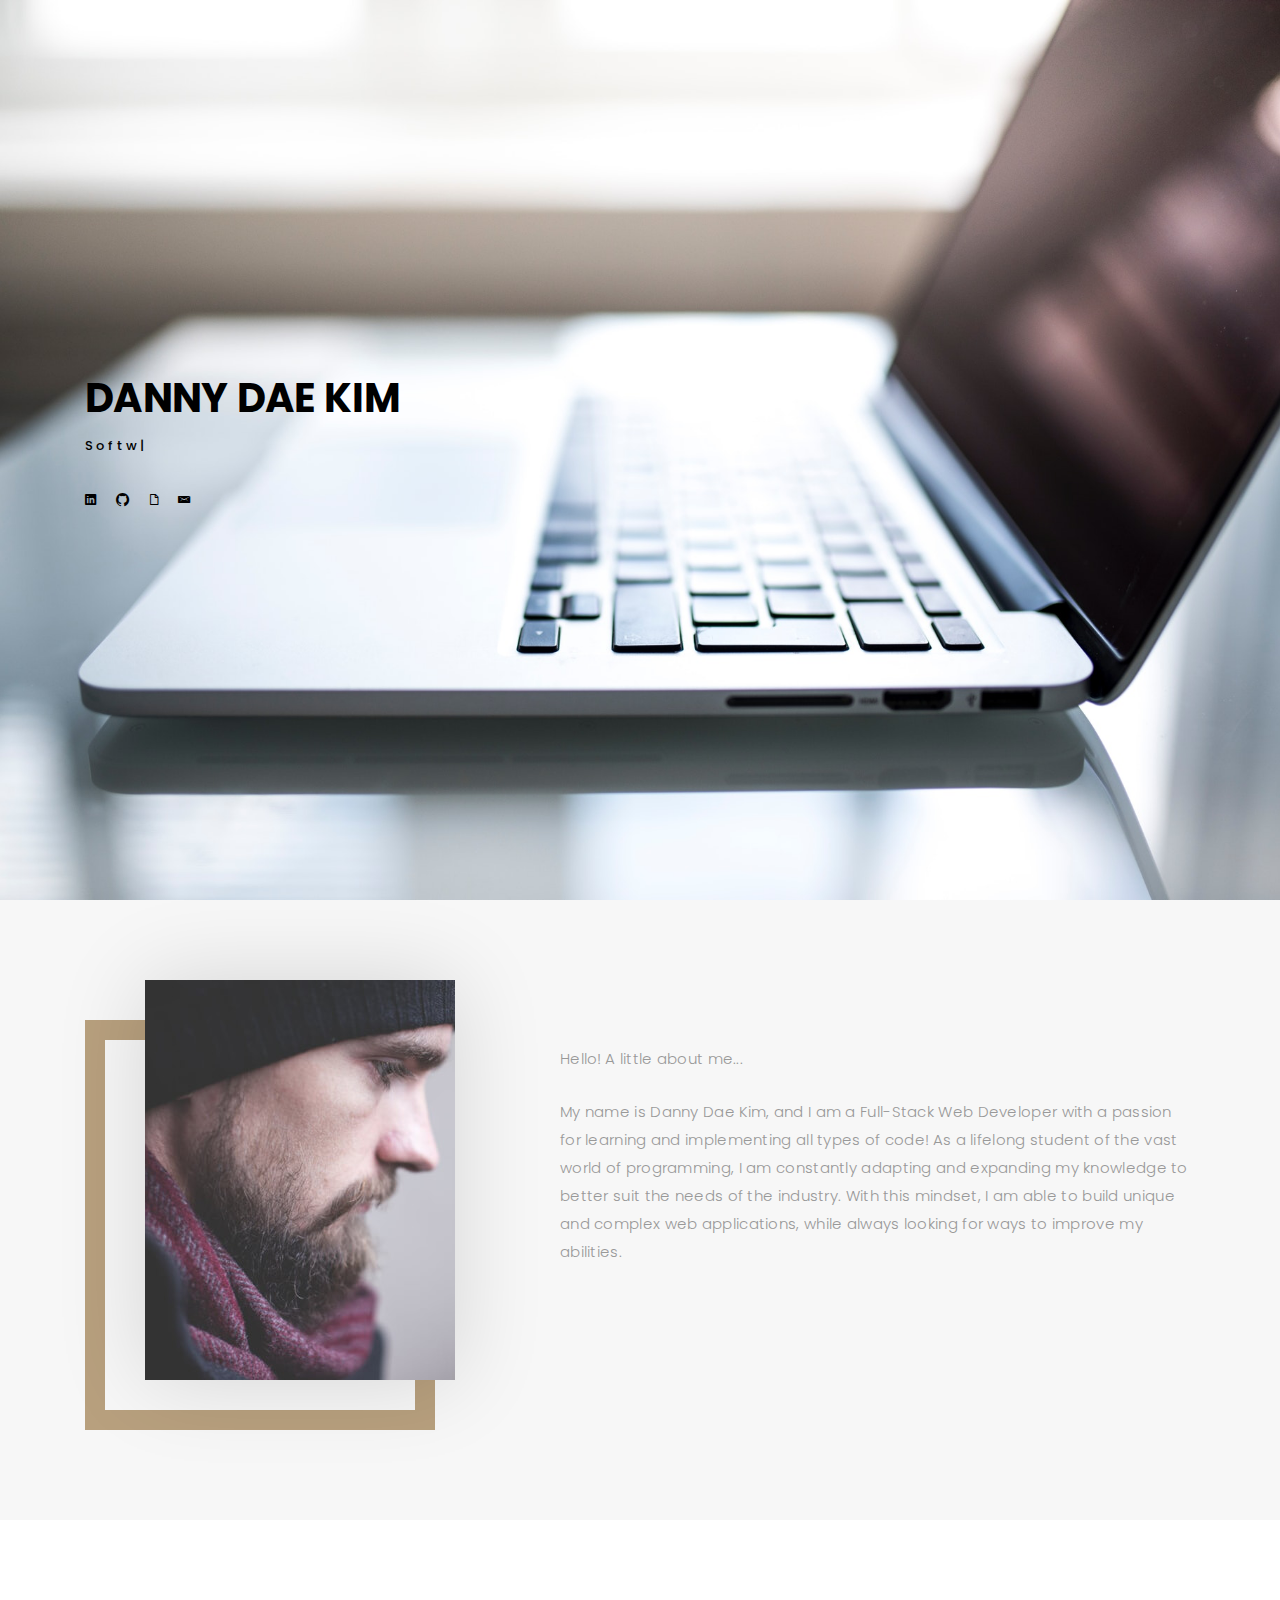
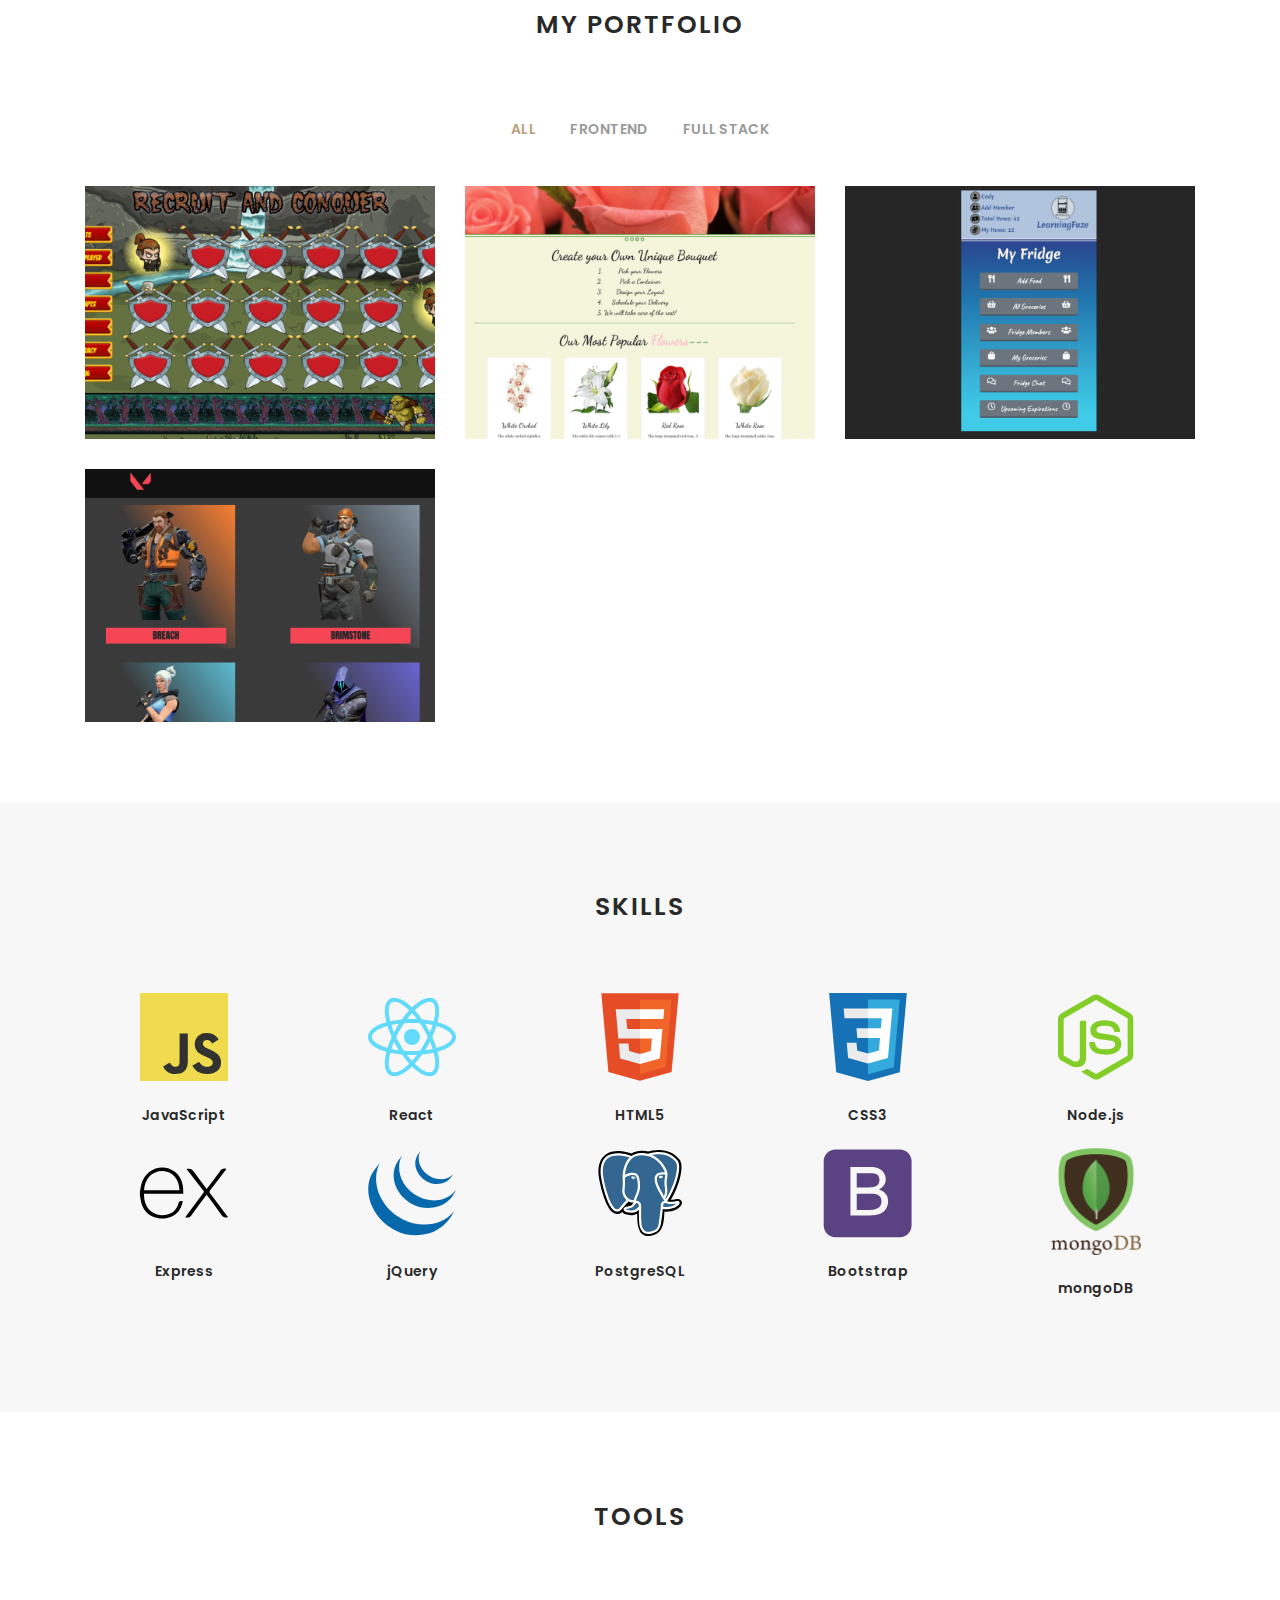
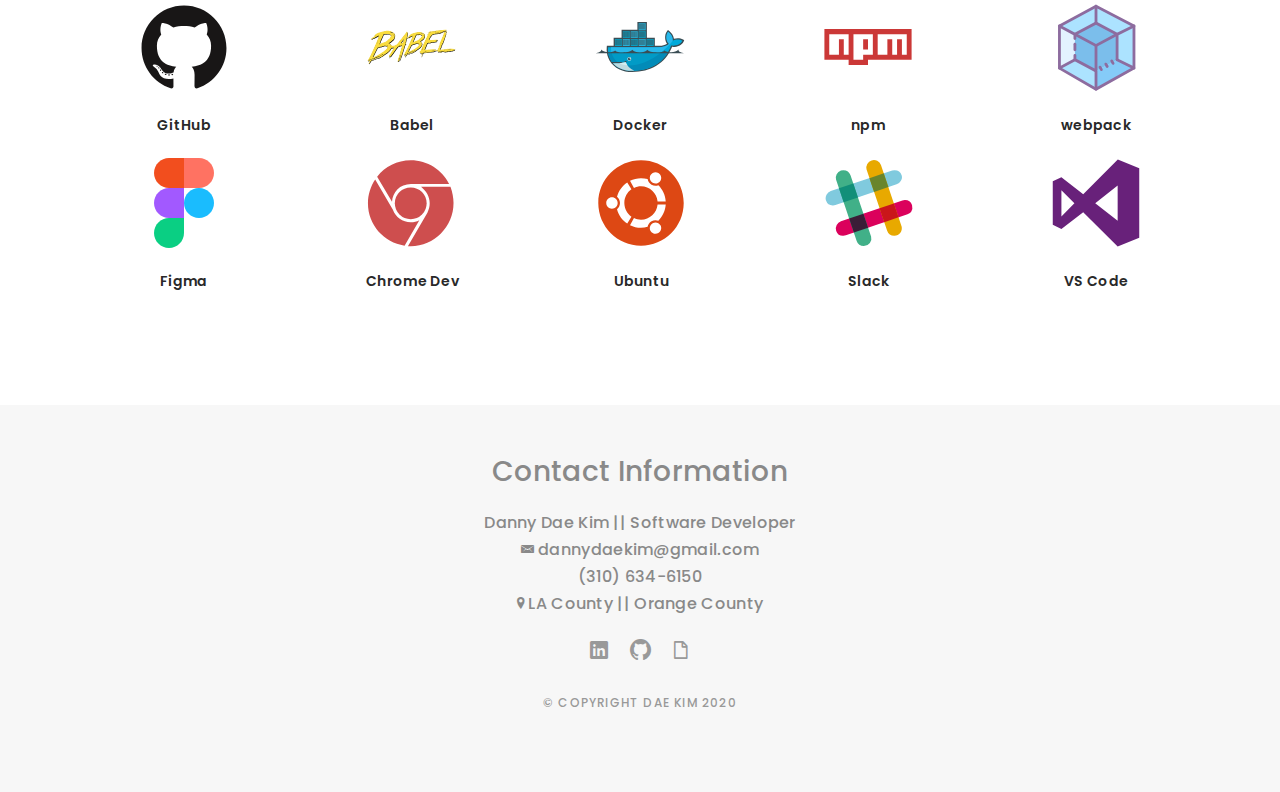
<file: Folio/index.html>
<!DOCTYPE html>
<html lang="en">

<head>
  <meta charset="utf-8">
  <meta content="width=device-width, initial-scale=1.0" name="viewport">

  <title>Danny Kim || Software Developer</title>
  <meta content="" name="descriptison">
  <meta content="" name="keywords">

  <!-- Favicons -->
  <link href="assets/img/icon.png" rel="icon">
  <link href="assets/img/apple-touch-icon.png" rel="apple-touch-icon">

  <!-- Google Fonts -->
  <link href="https://fonts.googleapis.com/css?family=Poppins:300,300i,400,400i,500,500i,600,600i,700,700i|Playfair+Display:400,400i,500,500i,600,600i,700,700i,900,900i" rel="stylesheet">

  <!-- Vendor CSS Files -->
  <link href="assets/vendor/bootstrap/css/bootstrap.min.css" rel="stylesheet">
  <link href="assets/vendor/hover/hover.min.css" rel="stylesheet">
  <link href="assets/vendor/ionicons/css/ionicons.min.css" rel="stylesheet">
  <link href="assets/vendor/boxicons/css/boxicons.min.css" rel="stylesheet">
  <link href="assets/vendor/venobox/venobox.css" rel="stylesheet">
  <link href="assets/vendor/owl.carousel/assets/owl.carousel.min.css" rel="stylesheet">

  <!-- Template Main CSS File -->
  <link href="assets/css/style.css" rel="stylesheet">

</head>

<body>

  <!-- ======= Navbar ======= -->
  <nav id="main-nav">
    <div class="row">
      <div class="container">

        <div class="logo">
          <a href="index.html"><img src="assets/img//logo.png" alt="logo"></a>
        </div>

        <div class="responsive"><i data-icon="m" class="ion-navicon-round"></i></div>

        <ul class="nav-menu list-unstyled">
          <li><a href="index.html" class="smoothScroll">Home</a></li>
          <li><a href="#about" class="smoothScroll">About</a></li>
          <li><a href="#portfolio" class="smoothScroll">Portfolio</a></li>
          <li><a href="#skills" class="smoothScroll">Skills</a></li>
          <li><a href="#footer" class="smoothScroll">Contact</a></li>
        </ul>

      </div>
    </div>
  </nav><!-- End Navbar -->

  <!-- ======= Hero Section ======= -->
  <div id="hero" class="home">

    <div class="container">
      <div class="hero-content">
        <h1>Danny Dae Kim</h1>
        <p class="typed-items" data-typed-person="Software Developer"><span class="typed"></span></p>

        <ul class="list-unstyled list-social">
          <li><a href="https://www.linkedin.com/in/dae-hyun-kim/" target="_blank"><i class="ion-social-linkedin"></i></a></li>
          <li><a href="https://github.com/dae-hyun-kim" target="_blank"><i class="ion-social-github"></i></a></li>
          <li><a href="./assets/resume/Danny-Dae-Kim-Resume-v8.pdf" target="_blank"><i class="ion-document"></i></a></li>
          <li><a href="mailto:dannydaekim@gmail.com"><i class="ion-email"></i></a></li>

        </ul>
      </div>
    </div>
  </div><!-- End Hero -->

  <main id="main">

    <!-- ======= About Section ======= -->
    <div id="about" class="paddsection">
      <div class="container">
        <div class="row justify-content-between">

          <div class="col-lg-4 ">
            <div class="div-img-bg">
              <div class="about-img">
                <img src="assets/img/me.jpg" class="img-responsive" alt="me">
              </div>
            </div>
          </div>

          <div class="col-lg-7">
            <div class="about-descr">

              <p>Hello! A little about me...</p>
              <p>My name is Danny Dae Kim, and I am a Full-Stack Web Developer with a passion for learning and implementing all types of
              code!

              As a lifelong student of the vast world of programming, I am constantly adapting and expanding my knowledge to better
              suit the needs of the industry. With this mindset, I am able to build unique and complex web applications, while always
              looking for ways to improve my abilities.</p>

            </div>

          </div>
        </div>
      </div>
    </div><!-- End About Section -->


    <!-- ======= Portfolio Section ======= -->
    <div id="portfolio" class="paddsection">

      <div class="container">
        <div class="section-title text-center">
          <h2>My Portfolio</h2>
        </div>
      </div>

      <div class="container">

        <div class="row">
          <div class="col-lg-12 d-flex justify-content-center">
            <ul id="portfolio-flters">
              <li data-filter="*" class="filter-active">All</li>
              <li data-filter=".filter-frontend">FrontEnd</li>
              <li data-filter=".filter-full">Full Stack</li>
            </ul>
          </div>
        </div>

        <div class="row portfolio-container">

          <div class="col-lg-4 col-md-6 portfolio-item filter-frontend">
            <img src="assets/img/portfolio/recruit-and-conquer.png" class="img-fluid" alt="">
            <div class="portfolio-info">
              <h4>Recruit & Conquer</h4>
              <p>Memory Match Game</p>
              <a href="https://github.com/dae-hyun-kim/recruit-and-conquer" data-gall="portfolioGallery" target="_blank" class="preview-link" title="App 1"><i class="ion-social-github"></i></a>
              <a href="https://recruit-conquer.danny-dae-kim.com/" target="_blank" class="details-link" title="More Details"><i class="bx bx-link"></i></a>
            </div>
          </div>

          <div class="col-lg-4 col-md-6 portfolio-item filter-full">
            <img src="assets/img/portfolio/daes-flowers.png" class="img-fluid" alt="">
            <div class="portfolio-info">
              <h4>Dae's Flower</h4>
              <p>E-Commerce</p>
              <a href="https://github.com/dae-hyun-kim/daes-flowers" target="_blank" data-gall="portfolioGallery" class="preview-link" title="Web 3"><i class="ion-social-github"></i></a>
              <a href="https://daes-flowers.danny-dae-kim.com/" target="_blank" class="details-link" title="More Details"><i class="bx bx-link"></i></a>
            </div>
          </div>

          <div class="col-lg-4 col-md-6 portfolio-item filter-full">
            <img src="assets/img/portfolio/roommates.png" class="img-fluid" alt="">
            <div class="portfolio-info">
              <h4>Roommates</h4>
              <p>Fridge Organizer</p>
              <a href="https://github.com/dae-hyun-kim/roommates" target="_blank" data-gall="portfolioGallery" class="preview-link" title="App 2"><i class="ion-social-github"></i></a>
              <a href="https://roommates.danny-dae-kim.com/" target="_blank" class="details-link" title="More Details"><i class="bx bx-link"></i></a>
            </div>
          </div>

          <div class="col-lg-4 col-md-6 portfolio-item filter-frontend">
            <img src="assets/img/portfolio/valorant-mimic.png" class="img-fluid" alt="">
            <div class="portfolio-info">
              <h4>Valorant Mimic</h4>
              <p>Game Website</p>
              <a href="https://github.com/dae-hyun-kim/valorant-mimic" target="_blank" data-gall="portfolioGallery" class="preview-link" title="Card 2"><i class="ion-social-github"></i></a>
              <a href="http://valorant.danny-dae-kim.com/" target="_blank" class="details-link" title="More Details"><i class="bx bx-link"></i></a>
            </div>
          </div>

          <!-- <div class="col-lg-4 col-md-6 portfolio-item filter-web">
            <img src="assets/img/portfolio/portfolio-5.jpg" class="img-fluid" alt="">
            <div class="portfolio-info">
              <h4>Web 2</h4>
              <p>Web</p>
              <a href="assets/img/portfolio/portfolio-5.jpg" data-gall="portfolioGallery" class="venobox preview-link" title="Web 2"><i class="bx bx-plus"></i></a>
              <a href="portfolio-details.html" class="details-link" title="More Details"><i class="bx bx-link"></i></a>
            </div>
          </div> -->

          <!-- <div class="col-lg-4 col-md-6 portfolio-item filter-app">
            <img src="assets/img/portfolio/portfolio-6.jpg" class="img-fluid" alt="">
            <div class="portfolio-info">
              <h4>App 3</h4>
              <p>App</p>
              <a href="assets/img/portfolio/portfolio-6.jpg" data-gall="portfolioGallery" class="venobox preview-link" title="App 3"><i class="bx bx-plus"></i></a>
              <a href="portfolio-details.html" class="details-link" title="More Details"><i class="bx bx-link"></i></a>
            </div>
          </div> -->

        </div>

      </div>

    </div><!-- End Portfolio Section -->

    <!-- ======= Journal Section ======= -->
    <div id="skills" class="text-left paddsection grey-bg">

      <div class="container">
        <div class="section-title text-center">
          <h2>Skills</h2>
        </div>
      </div>

      <div class="container">
        <div class="journal-block">
          <div class="row d-flex justify-content-around flex-wrap">

            <div>
              <div class="journal-info">

                <img src="assets/img/javascript.svg" class="img-responsive img-sizing" alt="javascript">

                <div class="journal-txt">

                  <h4 class="text-center">JavaScript</h4>
                </div>

              </div>
            </div>

            <div>
              <div class="journal-info">

                <img src="assets/img/react.svg" class="img-responsive img-sizing" alt="react">

                <div class="journal-txt">

                  <h4 class="text-center">React</h4>
                </div>

              </div>
            </div>

            <div>
              <div class="journal-info">

                <img src="assets/img/html.svg" class="img-responsive img-sizing" alt="html">

                <div class="journal-txt">

                  <h4 class="text-center">HTML5</h4>
                </div>

              </div>
            </div>

            <div>
              <div class="journal-info">

                <img src="assets/img/css.svg" class="img-responsive img-sizing" alt="css">

                <div class="journal-txt">

                  <h4 class="text-center">CSS3</h4>
                </div>

              </div>
            </div>

            <div>
              <div class="journal-info">

                <img src="assets/img/node.svg" class="img-responsive img-sizing" alt="node">

                <div class="journal-txt">

                  <h4 class="text-center">Node.js</h4>
                </div>

              </div>
            </div>

          </div>

          <div class="row d-flex justify-content-around flex-wrap">
            <div>
              <div class="journal-info">

                <img src="assets/img/express.svg" class="img-responsive img-sizing" alt="express">

                <div class="journal-txt">

                  <h4 class="text-center">Express</h4>
                </div>

              </div>
            </div>

            <div>
              <div class="journal-info">

                <img src="assets/img/jquery.svg" class="img-responsive img-sizing" alt="jquery">

                <div class="journal-txt">

                  <h4 class="text-center">jQuery</h4>
                </div>

              </div>
            </div>

            <div>
              <div class="journal-info">

                <img src="assets/img/postgresql.svg" class="img-responsive img-sizing" alt="postgresql">

                <div class="journal-txt">

                  <h4 class="text-center">PostgreSQL</h4>
                </div>

              </div>
            </div>

            <div>
              <div class="journal-info">

                <img src="assets/img/bootstrap.svg" class="img-responsive img-sizing" alt="bootstrap">

                <div class="journal-txt">

                  <h4 class="text-center">Bootstrap</h4>
                </div>

              </div>
            </div>

            <div>
              <div class="journal-info">

                <img src="assets/img/mongoDb.png" class="img-responsive img-sizing" alt="mongodb">

                <div class="journal-txt">

                  <h4 class="text-center">mongoDB</h4>
                </div>

              </div>
            </div>

          </div>
        </div>
      </div>

    </div><!-- End Journal Section -->

        <div class="text-left paddsection">

          <div class="container">
            <div class="section-title text-center">
              <h2>Tools</h2>
            </div>
          </div>

          <div class="container">
            <div class="journal-block">
              <div class="row d-flex justify-content-around flex-wrap">

                <div>
                  <div class="journal-info">

                    <img src="assets/img/github.svg" class="img-responsive img-sizing" alt="github">

                    <div class="journal-txt">

                      <h4 class="text-center">GitHub</h4>
                    </div>

                  </div>
                </div>

                <div>
                  <div class="journal-info">

                    <img src="assets/img/babel.svg" class="img-responsive img-sizing" alt="babel">

                    <div class="journal-txt">

                      <h4 class="text-center">Babel</h4>
                    </div>

                  </div>
                </div>

                <div>
                  <div class="journal-info">

                    <img src="assets/img/docker.svg" class="img-responsive img-sizing" alt="docker">

                    <div class="journal-txt">

                      <h4 class="text-center">Docker</h4>
                    </div>

                  </div>
                </div>

                <div>
                  <div class="journal-info">

                    <img src="assets/img/npm.svg" class="img-responsive img-sizing" alt="npm">

                    <div class="journal-txt">

                      <h4 class="text-center">npm</h4>
                    </div>

                  </div>
                </div>

                <div>
                  <div class="journal-info">

                    <img src="assets/img/webpack.svg" class="img-responsive img-sizing" alt="webpack">

                    <div class="journal-txt">

                      <h4 class="text-center">webpack</h4>
                    </div>

                  </div>
                </div>

              </div>

              <div class="row d-flex justify-content-around flex-wrap">
                <div>
                  <div class="journal-info">

                    <img src="assets/img/figma.svg" class="img-responsive img-sizing figma" alt="figma">

                    <div class="journal-txt">

                      <h4 class="text-center">Figma</h4>
                    </div>

                  </div>
                </div>

                <div>
                  <div class="journal-info">

                    <img src="assets/img/chrome.svg" class="img-responsive img-sizing" alt="chrome">

                    <div class="journal-txt">

                      <h4 class="text-center">Chrome Dev</h4>
                    </div>

                  </div>
                </div>

                <div>
                  <div class="journal-info">

                    <img src="assets/img/ubuntu.svg" class="img-responsive img-sizing" alt="ubuntu">

                    <div class="journal-txt">

                      <h4 class="text-center">Ubuntu</h4>
                    </div>

                  </div>
                </div>

                <div>
                  <div class="journal-info">

                    <img src="assets/img/slack.svg" class="img-responsive img-sizing" alt="slack">

                    <div class="journal-txt">

                      <h4 class="text-center">Slack</h4>
                    </div>

                  </div>
                </div>

                <div>
                  <div class="journal-info">

                    <img src="assets/img/vscode.svg" class="img-responsive img-sizing" alt="vs code">

                    <div class="journal-txt">

                      <h4 class="text-center">VS Code</h4>
                    </div>

                  </div>
                </div>

              </div>
            </div>
          </div>

        </div><!-- End Journal Section -->

  </main><!-- End #main -->

  <!-- ======= Footer ======= -->
  <div id="footer" class="text-center">
    <div class="container">
      <div class="socials-media text-center">

        <h3 class="mb-4">Contact Information</h3>

        <h6 class="mb-2">Danny Dae Kim || Software Developer</h6>
        <h6 class="mb-2"><i class="ion-email"></i> dannydaekim@gmail.com</h6>
        <h6 class="mb-2">(310) 634-6150</h6>
        <h6 class="mb-4"><i class="ion-location"></i> LA County || Orange County</h6>

        <ul class="list-unstyled">
          <li><a href="https://www.linkedin.com/in/dae-hyun-kim/" target="_blank"><i class="ion-social-linkedin"></i></a></li>
          <li><a href="https://github.com/dae-hyun-kim" target="_blank"><i class="ion-social-github"></i></a></li>
          <li><a href="./assets/resume/Danny-Dae-Kim-Resume-v8.pdf" target="_blank"><i class="ion-document"></i></a></li>
        </ul>

      </div>

      <p>&copy; Copyright Dae Kim 2020</p>

      <div class="credits">
      </div>

    </div>
  </div><!-- End Footer -->

  <!-- Vendor JS Files -->
  <script src="assets/vendor/jquery/jquery.min.js"></script>
  <script src="assets/vendor/bootstrap/js/bootstrap.bundle.min.js"></script>
  <script src="assets/vendor/jquery.easing/jquery.easing.min.js"></script>
  <script src="assets/vendor/typed/typed.js"></script>
  <script src="assets/vendor/jquery-sticky/jquery.sticky.js"></script>
  <script src="assets/vendor/isotope-layout/isotope.pkgd.min.js"></script>
  <script src="assets/vendor/venobox/venobox.min.js"></script>
  <script src="assets/vendor/owl.carousel/owl.carousel.min.js"></script>

  <!-- Template Main JS File -->
  <script src="assets/js/main.js"></script>

</body>

</html>
</file>
<file: Folio/assets/vendor/venobox/venobox.css>
/* ------ venobox.css --------*/
.vbox-overlay *, .vbox-overlay *:before, .vbox-overlay *:after{
    -webkit-backface-visibility: hidden;
    -webkit-box-sizing:border-box;
    -moz-box-sizing:border-box;
    box-sizing:border-box;
}
.vbox-overlay * { 
    -webkit-backface-visibility: visible;
    backface-visibility: visible;
}
.vbox-overlay{
    display: -webkit-flex;
    display: flex;
    -webkit-flex-direction: column;
    flex-direction: column;
    -webkit-justify-content: center;
    justify-content: center;
    -webkit-align-items: center;
    align-items: center;
    position: fixed;
    left: 0;
    top: 0;
    bottom: 0;
    right: 0;
    z-index: 999999;
}

/* ----- navigation ----- */
.vbox-title{
    width: 100%;
    height: 40px;
    float: left;
    text-align: center;
    line-height: 28px;
    font-size: 12px;
    padding: 6px 50px;
    overflow: hidden;
    position: fixed;
    display: none;
    left: 0;
    z-index: 89;
}
.vbox-close{
    cursor: pointer;
    position: fixed;
    top: -1px;
    right: 0;
    width: 50px;
    height: 40px;
    padding: 6px;
    display: block;
    background-position:10px center;
    overflow: hidden;
    font-size: 24px;
    line-height: 1;
    text-align: center;
    z-index: 99;
}
.vbox-left{
    cursor: pointer;
    position: fixed;
    left: 0;
    height: 40px;
    overflow: hidden;
    line-height: 28px;
    font-size: 12px;
    z-index: 99;
    display: flex;
    align-items:center;
}
.vbox-num{
    display: inline-block;
    margin: 6px 0 6px 15px;
}
/* ----- Social share ----- */
.vbox-share{
    line-height: 28px;
    font-size: 12px;
    overflow: hidden;
    position: fixed;
    left: 0;
    z-index: 98;
    display: flex;
    align-items:center;
    justify-content: center;
    width: 100%;
    text-align: center;
}
.vbox-share svg{
    max-height: 28px;
    width: 28px;
    z-index: 10;
    margin-left: 12px;
    margin-top: 6px;
    margin-bottom: 6px;
    vertical-align: middle;
}


/* ----- navigation ARROWS ----- */
.vbox-next, .vbox-prev{
    position: fixed;
    top: 50%;
    margin-top: -15px;
    overflow: hidden;
    cursor: pointer;
    display: block;
    width: 45px;
    height: 45px;
    z-index: 99;
}
.vbox-next span, .vbox-prev span{
    position: relative;
    width: 20px;
    height: 20px;
    border: 2px solid transparent;
    border-top-color: #B6B6B6;
    border-right-color: #B6B6B6;
    text-indent: -100px;
    position: absolute;
    top: 8px;
    display: block;
}
.vbox-prev{
    left: 15px;
}
.vbox-next{
    right: 15px;
}
.vbox-prev span{
    left: 10px;
    -ms-transform: rotate(-135deg);
    -webkit-transform: rotate(-135deg);
    transform: rotate(-135deg);
}
.vbox-next span{
    -ms-transform: rotate(45deg);
    -webkit-transform: rotate(45deg);
    transform: rotate(45deg);
    right: 10px;
}
/* ------- inline window ------ */
.vbox-inline{
    width: 420px;
    height: 315px;
    height: 70vh;
    padding: 10px;
    background: #fff;
    margin: 0 auto;
    overflow: auto;
    text-align: left;
}
/* ------- Video & iFrames window ------ */
.venoframe{
    max-width: 100%;
    width: 100%;
    border: none;
    width: 100%;
    height: 260px;
    height: 70vh;
}
.venoframe.vbvid{
    height: 260px;
}
@media (min-width: 768px) {
    .venoframe, .vbox-inline{
        width: 90%;
        height: 360px;
        height: 70vh;
    }
    .venoframe.vbvid{
        width: 640px;
        height: 360px;
    }
}
@media (min-width: 992px) {
    .venoframe, .vbox-inline{
        max-width: 1200px;
        width: 80%;
        height: 540px;
        height: 70vh;
    }
    .venoframe.vbvid{
        width: 960px;
        height: 540px;
    }
}
/* 
Please do NOT edit this part! 
or at least read this note: http://i.imgur.com/7C0ws9e.gif
*/
.vbox-open{
    overflow: hidden;
}
.vbox-container{
    position: absolute;
    left: 0;
    right: 0;
    top: 0;
    bottom: 0;
    overflow-x: hidden;
    overflow-y: scroll;
    overflow-scrolling: touch;
    -webkit-overflow-scrolling: touch;
    z-index: 20;
    max-height: 100%;

}

.vbox-content{
    text-align: center;
    float: left;
    width: 100%;
    position: relative;
    overflow: hidden;
    padding: 20px 4%;
}
.vbox-container img{
    max-width: 100%;
    height: auto;
}
.vbox-figlio{
    box-shadow: 0 0 12px rgba(0,0,0,0.19), 0 6px 6px rgba(0,0,0,0.23);
    max-width: 100%;
    text-align: initial;
}
img.vbox-figlio{
    -webkit-user-select: none;
-khtml-user-select: none;
-moz-user-select: none;
-o-user-select: none;
user-select: none;
}
.vbox-content.swipe-left{
    margin-left: -200px !important;
}
.vbox-content.swipe-right{
    margin-left: 200px !important;
}
.vbox-animated{
    webkit-transition: margin 300ms ease-out;
    transition: margin 300ms ease-out;
}

/* ---------- preloader ----------
 * SPINKIT 
 * http://tobiasahlin.com/spinkit/
-------------------------------- */
.sk-double-bounce,.sk-rotating-plane{width:40px;height:40px;margin:40px auto}.sk-rotating-plane{background-color:#333;-webkit-animation:sk-rotatePlane 1.2s infinite ease-in-out;animation:sk-rotatePlane 1.2s infinite ease-in-out}@-webkit-keyframes sk-rotatePlane{0%{-webkit-transform:perspective(120px) rotateX(0) rotateY(0);transform:perspective(120px) rotateX(0) rotateY(0)}50%{-webkit-transform:perspective(120px) rotateX(-180.1deg) rotateY(0);transform:perspective(120px) rotateX(-180.1deg) rotateY(0)}100%{-webkit-transform:perspective(120px) rotateX(-180deg) rotateY(-179.9deg);transform:perspective(120px) rotateX(-180deg) rotateY(-179.9deg)}}@keyframes sk-rotatePlane{0%{-webkit-transform:perspective(120px) rotateX(0) rotateY(0);transform:perspective(120px) rotateX(0) rotateY(0)}50%{-webkit-transform:perspective(120px) rotateX(-180.1deg) rotateY(0);transform:perspective(120px) rotateX(-180.1deg) rotateY(0)}100%{-webkit-transform:perspective(120px) rotateX(-180deg) rotateY(-179.9deg);transform:perspective(120px) rotateX(-180deg) rotateY(-179.9deg)}}.sk-double-bounce{position:relative}.sk-double-bounce .sk-child{width:100%;height:100%;border-radius:50%;background-color:#333;opacity:.6;position:absolute;top:0;left:0;-webkit-animation:sk-doubleBounce 2s infinite ease-in-out;animation:sk-doubleBounce 2s infinite ease-in-out}.sk-chasing-dots .sk-child,.sk-spinner-pulse,.sk-three-bounce .sk-child{background-color:#333;border-radius:100%}.sk-double-bounce .sk-double-bounce2{-webkit-animation-delay:-1s;animation-delay:-1s}@-webkit-keyframes sk-doubleBounce{0%,100%{-webkit-transform:scale(0);transform:scale(0)}50%{-webkit-transform:scale(1);transform:scale(1)}}@keyframes sk-doubleBounce{0%,100%{-webkit-transform:scale(0);transform:scale(0)}50%{-webkit-transform:scale(1);transform:scale(1)}}.sk-wave{margin:40px auto;width:50px;height:40px;text-align:center;font-size:10px}.sk-wave .sk-rect{background-color:#333;height:100%;width:6px;display:inline-block;-webkit-animation:sk-waveStretchDelay 1.2s infinite ease-in-out;animation:sk-waveStretchDelay 1.2s infinite ease-in-out}.sk-wave .sk-rect1{-webkit-animation-delay:-1.2s;animation-delay:-1.2s}.sk-wave .sk-rect2{-webkit-animation-delay:-1.1s;animation-delay:-1.1s}.sk-wave .sk-rect3{-webkit-animation-delay:-1s;animation-delay:-1s}.sk-wave .sk-rect4{-webkit-animation-delay:-.9s;animation-delay:-.9s}.sk-wave .sk-rect5{-webkit-animation-delay:-.8s;animation-delay:-.8s}@-webkit-keyframes sk-waveStretchDelay{0%,100%,40%{-webkit-transform:scaleY(.4);transform:scaleY(.4)}20%{-webkit-transform:scaleY(1);transform:scaleY(1)}}@keyframes sk-waveStretchDelay{0%,100%,40%{-webkit-transform:scaleY(.4);transform:scaleY(.4)}20%{-webkit-transform:scaleY(1);transform:scaleY(1)}}.sk-wandering-cubes{margin:40px auto;width:40px;height:40px;position:relative}.sk-wandering-cubes .sk-cube{background-color:#333;width:10px;height:10px;position:absolute;top:0;left:0;-webkit-animation:sk-wanderingCube 1.8s ease-in-out -1.8s infinite both;animation:sk-wanderingCube 1.8s ease-in-out -1.8s infinite both}.sk-chasing-dots,.sk-spinner-pulse{width:40px;height:40px;margin:40px auto}.sk-wandering-cubes .sk-cube2{-webkit-animation-delay:-.9s;animation-delay:-.9s}@-webkit-keyframes sk-wanderingCube{0%{-webkit-transform:rotate(0);transform:rotate(0)}25%{-webkit-transform:translateX(30px) rotate(-90deg) scale(.5);transform:translateX(30px) rotate(-90deg) scale(.5)}50%{-webkit-transform:translateX(30px) translateY(30px) rotate(-179deg);transform:translateX(30px) translateY(30px) rotate(-179deg)}50.1%{-webkit-transform:translateX(30px) translateY(30px) rotate(-180deg);transform:translateX(30px) translateY(30px) rotate(-180deg)}75%{-webkit-transform:translateX(0) translateY(30px) rotate(-270deg) scale(.5);transform:translateX(0) translateY(30px) rotate(-270deg) scale(.5)}100%{-webkit-transform:rotate(-360deg);transform:rotate(-360deg)}}@keyframes sk-wanderingCube{0%{-webkit-transform:rotate(0);transform:rotate(0)}25%{-webkit-transform:translateX(30px) rotate(-90deg) scale(.5);transform:translateX(30px) rotate(-90deg) scale(.5)}50%{-webkit-transform:translateX(30px) translateY(30px) rotate(-179deg);transform:translateX(30px) translateY(30px) rotate(-179deg)}50.1%{-webkit-transform:translateX(30px) translateY(30px) rotate(-180deg);transform:translateX(30px) translateY(30px) rotate(-180deg)}75%{-webkit-transform:translateX(0) translateY(30px) rotate(-270deg) scale(.5);transform:translateX(0) translateY(30px) rotate(-270deg) scale(.5)}100%{-webkit-transform:rotate(-360deg);transform:rotate(-360deg)}}.sk-spinner-pulse{-webkit-animation:sk-pulseScaleOut 1s infinite ease-in-out;animation:sk-pulseScaleOut 1s infinite ease-in-out}@-webkit-keyframes sk-pulseScaleOut{0%{-webkit-transform:scale(0);transform:scale(0)}100%{-webkit-transform:scale(1);transform:scale(1);opacity:0}}@keyframes sk-pulseScaleOut{0%{-webkit-transform:scale(0);transform:scale(0)}100%{-webkit-transform:scale(1);transform:scale(1);opacity:0}}.sk-chasing-dots{position:relative;text-align:center;-webkit-animation:sk-chasingDotsRotate 2s infinite linear;animation:sk-chasingDotsRotate 2s infinite linear}.sk-chasing-dots .sk-child{width:60%;height:60%;display:inline-block;position:absolute;top:0;-webkit-animation:sk-chasingDotsBounce 2s infinite ease-in-out;animation:sk-chasingDotsBounce 2s infinite ease-in-out}.sk-chasing-dots .sk-dot2{top:auto;bottom:0;-webkit-animation-delay:-1s;animation-delay:-1s}@-webkit-keyframes sk-chasingDotsRotate{100%{-webkit-transform:rotate(360deg);transform:rotate(360deg)}}@keyframes sk-chasingDotsRotate{100%{-webkit-transform:rotate(360deg);transform:rotate(360deg)}}@-webkit-keyframes sk-chasingDotsBounce{0%,100%{-webkit-transform:scale(0);transform:scale(0)}50%{-webkit-transform:scale(1);transform:scale(1)}}@keyframes sk-chasingDotsBounce{0%,100%{-webkit-transform:scale(0);transform:scale(0)}50%{-webkit-transform:scale(1);transform:scale(1)}}.sk-three-bounce{margin:40px auto;width:80px;text-align:center}.sk-three-bounce .sk-child{width:20px;height:20px;display:inline-block;-webkit-animation:sk-three-bounce 1.4s ease-in-out 0s infinite both;animation:sk-three-bounce 1.4s ease-in-out 0s infinite both}.sk-circle .sk-child:before,.sk-fading-circle .sk-circle:before{display:block;border-radius:100%;content:'';background-color:#333}.sk-three-bounce .sk-bounce1{-webkit-animation-delay:-.32s;animation-delay:-.32s}.sk-three-bounce .sk-bounce2{-webkit-animation-delay:-.16s;animation-delay:-.16s}@-webkit-keyframes sk-three-bounce{0%,100%,80%{-webkit-transform:scale(0);transform:scale(0)}40%{-webkit-transform:scale(1);transform:scale(1)}}@keyframes sk-three-bounce{0%,100%,80%{-webkit-transform:scale(0);transform:scale(0)}40%{-webkit-transform:scale(1);transform:scale(1)}}.sk-circle{margin:40px auto;width:40px;height:40px;position:relative}.sk-circle .sk-child{width:100%;height:100%;position:absolute;left:0;top:0}.sk-circle .sk-child:before{margin:0 auto;width:15%;height:15%;-webkit-animation:sk-circleBounceDelay 1.2s infinite ease-in-out both;animation:sk-circleBounceDelay 1.2s infinite ease-in-out both}.sk-circle .sk-circle2{-webkit-transform:rotate(30deg);-ms-transform:rotate(30deg);transform:rotate(30deg)}.sk-circle .sk-circle3{-webkit-transform:rotate(60deg);-ms-transform:rotate(60deg);transform:rotate(60deg)}.sk-circle .sk-circle4{-webkit-transform:rotate(90deg);-ms-transform:rotate(90deg);transform:rotate(90deg)}.sk-circle .sk-circle5{-webkit-transform:rotate(120deg);-ms-transform:rotate(120deg);transform:rotate(120deg)}.sk-circle .sk-circle6{-webkit-transform:rotate(150deg);-ms-transform:rotate(150deg);transform:rotate(150deg)}.sk-circle .sk-circle7{-webkit-transform:rotate(180deg);-ms-transform:rotate(180deg);transform:rotate(180deg)}.sk-circle .sk-circle8{-webkit-transform:rotate(210deg);-ms-transform:rotate(210deg);transform:rotate(210deg)}.sk-circle .sk-circle9{-webkit-transform:rotate(240deg);-ms-transform:rotate(240deg);transform:rotate(240deg)}.sk-circle .sk-circle10{-webkit-transform:rotate(270deg);-ms-transform:rotate(270deg);transform:rotate(270deg)}.sk-circle .sk-circle11{-webkit-transform:rotate(300deg);-ms-transform:rotate(300deg);transform:rotate(300deg)}.sk-circle .sk-circle12{-webkit-transform:rotate(330deg);-ms-transform:rotate(330deg);transform:rotate(330deg)}.sk-circle .sk-circle2:before{-webkit-animation-delay:-1.1s;animation-delay:-1.1s}.sk-circle .sk-circle3:before{-webkit-animation-delay:-1s;animation-delay:-1s}.sk-circle .sk-circle4:before{-webkit-animation-delay:-.9s;animation-delay:-.9s}.sk-circle .sk-circle5:before{-webkit-animation-delay:-.8s;animation-delay:-.8s}.sk-circle .sk-circle6:before{-webkit-animation-delay:-.7s;animation-delay:-.7s}.sk-circle .sk-circle7:before{-webkit-animation-delay:-.6s;animation-delay:-.6s}.sk-circle .sk-circle8:before{-webkit-animation-delay:-.5s;animation-delay:-.5s}.sk-circle .sk-circle9:before{-webkit-animation-delay:-.4s;animation-delay:-.4s}.sk-circle .sk-circle10:before{-webkit-animation-delay:-.3s;animation-delay:-.3s}.sk-circle .sk-circle11:before{-webkit-animation-delay:-.2s;animation-delay:-.2s}.sk-circle .sk-circle12:before{-webkit-animation-delay:-.1s;animation-delay:-.1s}@-webkit-keyframes sk-circleBounceDelay{0%,100%,80%{-webkit-transform:scale(0);transform:scale(0)}40%{-webkit-transform:scale(1);transform:scale(1)}}@keyframes sk-circleBounceDelay{0%,100%,80%{-webkit-transform:scale(0);transform:scale(0)}40%{-webkit-transform:scale(1);transform:scale(1)}}.sk-cube-grid{width:40px;height:40px;margin:40px auto}.sk-cube-grid .sk-cube{width:33.33%;height:33.33%;background-color:#333;float:left;-webkit-animation:sk-cubeGridScaleDelay 1.3s infinite ease-in-out;animation:sk-cubeGridScaleDelay 1.3s infinite ease-in-out}.sk-cube-grid .sk-cube1{-webkit-animation-delay:.2s;animation-delay:.2s}.sk-cube-grid .sk-cube2{-webkit-animation-delay:.3s;animation-delay:.3s}.sk-cube-grid .sk-cube3{-webkit-animation-delay:.4s;animation-delay:.4s}.sk-cube-grid .sk-cube4{-webkit-animation-delay:.1s;animation-delay:.1s}.sk-cube-grid .sk-cube5{-webkit-animation-delay:.2s;animation-delay:.2s}.sk-cube-grid .sk-cube6{-webkit-animation-delay:.3s;animation-delay:.3s}.sk-cube-grid .sk-cube7{-webkit-animation-delay:0ms;animation-delay:0ms}.sk-cube-grid .sk-cube8{-webkit-animation-delay:.1s;animation-delay:.1s}.sk-cube-grid .sk-cube9{-webkit-animation-delay:.2s;animation-delay:.2s}@-webkit-keyframes sk-cubeGridScaleDelay{0%,100%,70%{-webkit-transform:scale3D(1,1,1);transform:scale3D(1,1,1)}35%{-webkit-transform:scale3D(0,0,1);transform:scale3D(0,0,1)}}@keyframes sk-cubeGridScaleDelay{0%,100%,70%{-webkit-transform:scale3D(1,1,1);transform:scale3D(1,1,1)}35%{-webkit-transform:scale3D(0,0,1);transform:scale3D(0,0,1)}}.sk-fading-circle{margin:40px auto;width:40px;height:40px;position:relative}.sk-fading-circle .sk-circle{width:100%;height:100%;position:absolute;left:0;top:0}.sk-fading-circle .sk-circle:before{margin:0 auto;width:15%;height:15%;-webkit-animation:sk-circleFadeDelay 1.2s infinite ease-in-out both;animation:sk-circleFadeDelay 1.2s infinite ease-in-out both}.sk-fading-circle .sk-circle2{-webkit-transform:rotate(30deg);-ms-transform:rotate(30deg);transform:rotate(30deg)}.sk-fading-circle .sk-circle3{-webkit-transform:rotate(60deg);-ms-transform:rotate(60deg);transform:rotate(60deg)}.sk-fading-circle .sk-circle4{-webkit-transform:rotate(90deg);-ms-transform:rotate(90deg);transform:rotate(90deg)}.sk-fading-circle .sk-circle5{-webkit-transform:rotate(120deg);-ms-transform:rotate(120deg);transform:rotate(120deg)}.sk-fading-circle .sk-circle6{-webkit-transform:rotate(150deg);-ms-transform:rotate(150deg);transform:rotate(150deg)}.sk-fading-circle .sk-circle7{-webkit-transform:rotate(180deg);-ms-transform:rotate(180deg);transform:rotate(180deg)}.sk-fading-circle .sk-circle8{-webkit-transform:rotate(210deg);-ms-transform:rotate(210deg);transform:rotate(210deg)}.sk-fading-circle .sk-circle9{-webkit-transform:rotate(240deg);-ms-transform:rotate(240deg);transform:rotate(240deg)}.sk-fading-circle .sk-circle10{-webkit-transform:rotate(270deg);-ms-transform:rotate(270deg);transform:rotate(270deg)}.sk-fading-circle .sk-circle11{-webkit-transform:rotate(300deg);-ms-transform:rotate(300deg);transform:rotate(300deg)}.sk-fading-circle .sk-circle12{-webkit-transform:rotate(330deg);-ms-transform:rotate(330deg);transform:rotate(330deg)}.sk-fading-circle .sk-circle2:before{-webkit-animation-delay:-1.1s;animation-delay:-1.1s}.sk-fading-circle .sk-circle3:before{-webkit-animation-delay:-1s;animation-delay:-1s}.sk-fading-circle .sk-circle4:before{-webkit-animation-delay:-.9s;animation-delay:-.9s}.sk-fading-circle .sk-circle5:before{-webkit-animation-delay:-.8s;animation-delay:-.8s}.sk-fading-circle .sk-circle6:before{-webkit-animation-delay:-.7s;animation-delay:-.7s}.sk-fading-circle .sk-circle7:before{-webkit-animation-delay:-.6s;animation-delay:-.6s}.sk-fading-circle .sk-circle8:before{-webkit-animation-delay:-.5s;animation-delay:-.5s}.sk-fading-circle .sk-circle9:before{-webkit-animation-delay:-.4s;animation-delay:-.4s}.sk-fading-circle .sk-circle10:before{-webkit-animation-delay:-.3s;animation-delay:-.3s}.sk-fading-circle .sk-circle11:before{-webkit-animation-delay:-.2s;animation-delay:-.2s}.sk-fading-circle .sk-circle12:before{-webkit-animation-delay:-.1s;animation-delay:-.1s}@-webkit-keyframes sk-circleFadeDelay{0%,100%,39%{opacity:0}40%{opacity:1}}@keyframes sk-circleFadeDelay{0%,100%,39%{opacity:0}40%{opacity:1}}.sk-folding-cube{margin:40px auto;width:40px;height:40px;position:relative;-webkit-transform:rotateZ(45deg);transform:rotateZ(45deg)}.sk-folding-cube .sk-cube{float:left;width:50%;height:50%;position:relative;-webkit-transform:scale(1.1);-ms-transform:scale(1.1);transform:scale(1.1)}.sk-folding-cube .sk-cube:before{content:'';position:absolute;top:0;left:0;width:100%;height:100%;background-color:#333;-webkit-animation:sk-foldCubeAngle 2.4s infinite linear both;animation:sk-foldCubeAngle 2.4s infinite linear both;-webkit-transform-origin:100% 100%;-ms-transform-origin:100% 100%;transform-origin:100% 100%}.sk-folding-cube .sk-cube2{-webkit-transform:scale(1.1) rotateZ(90deg);transform:scale(1.1) rotateZ(90deg)}.sk-folding-cube .sk-cube3{-webkit-transform:scale(1.1) rotateZ(180deg);transform:scale(1.1) rotateZ(180deg)}.sk-folding-cube .sk-cube4{-webkit-transform:scale(1.1) rotateZ(270deg);transform:scale(1.1) rotateZ(270deg)}.sk-folding-cube .sk-cube2:before{-webkit-animation-delay:.3s;animation-delay:.3s}.sk-folding-cube .sk-cube3:before{-webkit-animation-delay:.6s;animation-delay:.6s}.sk-folding-cube .sk-cube4:before{-webkit-animation-delay:.9s;animation-delay:.9s}@-webkit-keyframes sk-foldCubeAngle{0%,10%{-webkit-transform:perspective(140px) rotateX(-180deg);transform:perspective(140px) rotateX(-180deg);opacity:0}25%,75%{-webkit-transform:perspective(140px) rotateX(0);transform:perspective(140px) rotateX(0);opacity:1}100%,90%{-webkit-transform:perspective(140px) rotateY(180deg);transform:perspective(140px) rotateY(180deg);opacity:0}}@keyframes sk-foldCubeAngle{0%,10%{-webkit-transform:perspective(140px) rotateX(-180deg);transform:perspective(140px) rotateX(-180deg);opacity:0}25%,75%{-webkit-transform:perspective(140px) rotateX(0);transform:perspective(140px) rotateX(0);opacity:1}100%,90%{-webkit-transform:perspective(140px) rotateY(180deg);transform:perspective(140px) rotateY(180deg);opacity:0}}
</file>
<file: Folio/assets/css/style.css>
/**
* Template Name: Folio - v2.1.0
* Template URL: https://bootstrapmade.com/folio-bootstrap-portfolio-template/
* Author: BootstrapMade.com
* License: https://bootstrapmade.com/license/
*/

/*--------------------------------------------------------------
# General
--------------------------------------------------------------*/
body {
  background: #ffffff;
  color: #898989;
  font-family: 'Poppins', helvetica;
  font-size: 15px;
  font-weight: 300;
  line-height: 20px;
  letter-spacing: 0.02em;
  overflow-x: hidden;
  margin: 0 auto;
  padding: 0;
  -ms-box-sizing: border-box;
  -o-box-sizing: border-box;
  box-sizing: border-box;
}

h1, h2, h3, h4, h5, h6 {
  margin: 0;
}

h2 {
  color: #292929;
  font-weight: 600;
}

h4 {
  color: #292929;
  font-size: 14px;
  font-weight: 600;
}

a {
  color: #292929;
  text-decoration: none !important;
  transition: all 0.5s ease-in-out 0s;
}

a:hover {
  transition: all 0.5s ease-in-out 0s;
}

a:hover, a:focus {
  color: #b8a07e;
  text-decoration: underline;
}

nav ul li a {
  padding: 2px 0 0 0;
  position: relative;
  display: block;
  font-size: 12px;
  color: #999999;
  letter-spacing: 0.1em;
  font-weight: 500;
  line-height: 14px;
  text-transform: uppercase;
  transition: all 0.5s ease-in-out 0s;
}

p {
  margin: 25px 0;
  padding: 0;
  font-size: 15px;
  color: #999999;
  line-height: 28px;
}

::-moz-selection {
  background: #b8a07e;
  color: #fff;
}

::selection {
  background: #b8a07e;
  color: #fff;
}

.btn {
  background: #333;
  border: medium none;
  border-radius: 0;
  color: #fff;
  font-size: 12px;
  height: 50px;
  line-height: 50px;
  padding: 0 30px;
  text-transform: uppercase;
}

.btn:hover, .btn:focus {
  color: #fff;
}

.padDiv {
  padding: 30px 20px;
}

.section-title {
  margin-bottom: 70px;
}

.section-title h2 {
  font-size: 25px;
  letter-spacing: 2px;
  text-transform: uppercase;
}

.form-control {
  background-color: transparent;
  border: 1px solid #999;
  border-radius: 0;
  color: #999999;
  font-size: 12px;
  font-weight: 500;
  height: 50px;
  letter-spacing: 0.1em;
  padding-left: 10px;
  margin: 0 0 25px 0;
  line-height: 14px;
  text-transform: uppercase;
}

.form-control:focus {
  box-shadow: none;
  outline: 0 none;
}

.paddsection {
  padding-top: 90px;
  padding-bottom: 90px;
}

.paddsections {
  padding-top: 90px;
  padding-bottom: 90px !important;
}

.hvr-shutter-in-horizontal::before {
  background: #333;
}

.hvr-shutter-in-horizontal:hover {
  background: #b8a07e;
}

.mb-30 {
  margin-bottom: 30px;
}

.main-content {
  padding-top: 140px;
}

.img-sizing {
  width: 90px;
}

.figma {
  height: 90px;
}

.grey-bg {
  background-color: rgb(247, 247, 247);
}
/*--------------------------------------------------------------
# Navbar
--------------------------------------------------------------*/
nav {
  position: fixed;
  background: #fff;
  z-index: 1000;
  width: 100%;
  padding: 20px;
  display: none;
  box-shadow: 0px 2px 92px 0px rgba(0, 0, 0, 0.18);
}

.nav-menu {
  float: right;
  line-height: 32px;
  margin-bottom: 0;
  padding-top: 16px;
}

nav ul li {
  float: left;
  margin-right: 15px;
  font-family: 'Poppins', sans-serif;
  font-size: 14px;
  margin-left: 40px;
}

nav ul li a {
  padding: 2px 0 0 0;
  position: relative;
  display: block;
  font-size: 14px;
  color: #999999;
  font-family: 'Poppins', helvetica;
  font-weight: 500;
  line-height: 16px;
  text-transform: uppercase;
  letter-spacing: 0.02em;
  text-transform: capitalize;
}

.logo {
  float: left;
}

.logo img {
  width: 75px;
  height: 75px;
}

.responsive {
  display: none;
  font-size: 23px;
}

.active {
  color: #afafaf;
}

/*--------------------------------------------------------------
# Hero
--------------------------------------------------------------*/
#hero {
  background: url("../img/home-bg.jpg") repeat scroll center center/cover;
  height: 100vh;
  width: 100%;
}

#hero .hero-content {
  height: 100vh;
  text-align: left;
  width: 100%;
  display: flex;
  justify-content: center;
  flex-direction: column;
}

.hero-content h1 {
  font-size: 40px;
  font-weight: 700;
  margin-bottom: 10px;
  text-transform: uppercase;
  color: black;
}

.hero-content p {
  font-size: 13px;
  letter-spacing: 3px;
  margin-top: 0;
  margin-bottom: 30px;
  text-transform: capitalize;
  color: black;
  font-weight: 500;
}

.hero-content .list-social li {
  float: left;
  margin-right: 20px;
}

.hero-content .list-social li i {
  color: black;
  font-size: 15px;
}

/*--------------------------------------------------------------
# Breadcrumbs
--------------------------------------------------------------*/
.breadcrumbs {
  padding: 120px 0 0 0;
  background-color: white;
  min-height: 40px;
}

@media (max-width: 992px) {
  .breadcrumbs {
    padding-top: 100px;
  }
}

.breadcrumbs h2 {
  font-size: 24px;
  font-weight: 300;
  margin: 0;
}

@media (max-width: 992px) {
  .breadcrumbs h2 {
    margin: 0 0 10px 0;
  }
}

.breadcrumbs ol {
  display: flex;
  flex-wrap: wrap;
  list-style: none;
  padding: 0;
  margin: 0;
  font-size: 14px;
}

.breadcrumbs ol li + li {
  padding-left: 10px;
}

.breadcrumbs ol li + li::before {
  display: inline-block;
  padding-right: 10px;
  color: #6c757d;
  content: "/";
}

@media (max-width: 768px) {
  .breadcrumbs .d-flex {
    display: block !important;
  }
  .breadcrumbs ol {
    display: block;
  }
  .breadcrumbs ol li {
    display: inline-block;
  }
}

/*-----------------------------------------------------------------------------------*/
/*  About
/*-----------------------------------------------------------------------------------*/
#about {
  width: 100%;
  height: auto;
  background: #f7f7f7;
  padding-top: 120px;
}

#about .div-img-bg {
  padding-bottom: 30px;
  border: 20px solid #b8a07e;
}

#about .div-img-bg .about-img img {
  width: 100%;
  box-shadow: 0px 0px 85px 0px rgba(0, 0, 0, 0.14);
  margin-top: -60px;
  margin-left: 40px;
  height: 400px;
  -o-object-fit: cover;
  object-fit: cover;
}

#about .about-descr .p-heading {
  font-family: 'Playfair Display', serif;
  font-size: 28px;
  text-align: left;
}

#about .about-descr .separator {
  max-width: 80%;
  margin-bottom: 0;
  text-align: left;
}

/*--------------------------------------------------------------
# Services
--------------------------------------------------------------*/
#services {
  background: #f7f7f7;
  position: relative;
  padding-bottom: 80px;
}

.owl-item {
  float: left;
}

.services-block span {
  margin: 10px 0;
  position: relative;
  font-size: 13px;
  color: #292929;
  letter-spacing: 0.1em;
  font-weight: 500;
  text-transform: uppercase;
  display: block;
}

.services-block .separator {
  margin: 0;
  font-size: 13px;
  line-height: 22px;
}

.services-block i {
  font-size: 44px;
  color: #b8a07e;
  line-height: 44px;
}

.services-carousel .owl-stage-outer {
  overflow: hidden;
}

.services-carousel .owl-dots {
  margin-top: 5px;
  text-align: center;
}

.services-carousel .owl-dot {
  display: inline-block;
  margin: 0 5px;
  width: 12px !important;
  height: 12px !important;
  border-radius: 50%;
  border: 0;
  padding: 0 !important;
  background-color: #ddd;
  cursor: pointer;
}

.services-carousel .owl-dot.active {
  background-color: #b8a07e;
}

.owl-nav {
  display: none;
}

/*--------------------------------------------------------------
# Portfolio
--------------------------------------------------------------*/
#portfolio {
  position: relative;
  padding-bottom: 50px;
}

#portfolio #portfolio-flters {
  padding: 0;
  margin: 0 auto 35px auto;
  list-style: none;
  text-align: center;
  border-radius: 50px;
  padding: 2px 15px;
}

#portfolio #portfolio-flters li {
  cursor: pointer;
  display: inline-block;
  padding: 10px 15px 8px 15px;
  font-size: 14px;
  font-weight: 600;
  line-height: 1;
  text-transform: uppercase;
  color: #999999;
  margin-bottom: 5px;
  transition: all 0.3s ease-in-out;
}

#portfolio #portfolio-flters li:hover, #portfolio #portfolio-flters li.filter-active {
  color: #b8a07e;
}

#portfolio #portfolio-flters li:last-child {
  margin-right: 0;
}

#portfolio .portfolio-item {
  margin-bottom: 30px;
}

#portfolio .portfolio-item .portfolio-info {
  opacity: 0;
  position: absolute;
  left: 30px;
  right: 30px;
  bottom: 0;
  z-index: 3;
  transition: all ease-in-out 0.3s;
  background: rgba(255, 255, 255, 0.9);
  padding: 15px;
}

#portfolio .portfolio-item .portfolio-info h4 {
  font-size: 18px;
  color: #666;
  font-weight: 600;
  margin-bottom: 10px;
}

#portfolio .portfolio-item .portfolio-info p {
  color: #999;
  font-size: 14px;
  margin: 0;
  padding: 0;
}

#portfolio .portfolio-item .portfolio-info .preview-link, #portfolio .portfolio-item .portfolio-info .details-link {
  position: absolute;
  right: 40px;
  font-size: 24px;
  top: calc(50% - 18px);
  color: #b8a07e;
}

#portfolio .portfolio-item .portfolio-info .preview-link:hover, #portfolio .portfolio-item .portfolio-info .details-link:hover {
  color: #cab89f;
}

#portfolio .portfolio-item .portfolio-info .details-link {
  right: 10px;
}

#portfolio .portfolio-item:hover .portfolio-info {
  opacity: 1;
  bottom: 20px;
}

/*--------------------------------------------------------------
# Portfolio Details
--------------------------------------------------------------*/
.portfolio-details {
  padding-top: 30px;
}

.portfolio-details .portfolio-details-container {
  position: relative;
}

.portfolio-details .portfolio-details-carousel {
  position: relative;
  z-index: 1;
}

.portfolio-details .portfolio-details-carousel .owl-nav, .portfolio-details .portfolio-details-carousel .owl-dots {
  margin-top: 5px;
  text-align: left;
}

.portfolio-details .portfolio-details-carousel .owl-dot {
  display: inline-block;
  margin: 0 10px 0 0;
  width: 12px;
  height: 12px;
  border-radius: 50%;
  background-color: #ddd !important;
}

.portfolio-details .portfolio-details-carousel .owl-dot.active {
  background-color: #b8a07e !important;
}

.portfolio-details .portfolio-info {
  padding: 30px;
  position: absolute;
  right: 0;
  bottom: -70px;
  background: #fff;
  box-shadow: 0px 2px 15px rgba(0, 0, 0, 0.1);
  z-index: 2;
}

.portfolio-details .portfolio-info h3 {
  font-size: 22px;
  font-weight: 700;
  margin-bottom: 20px;
  padding-bottom: 20px;
  border-bottom: 1px solid #eee;
}

.portfolio-details .portfolio-info ul {
  list-style: none;
  padding: 0;
  font-size: 15px;
}

.portfolio-details .portfolio-info ul li + li {
  margin-top: 10px;
}

.portfolio-details .portfolio-description {
  padding-top: 50px;
}

.portfolio-details .portfolio-description h2 {
  width: 50%;
  font-size: 26px;
  font-weight: 700;
  margin-bottom: 20px;
}

.portfolio-details .portfolio-description p {
  padding: 0 0 0 0;
}

@media (max-width: 768px) {
  .portfolio-details .portfolio-description h2 {
    width: 100%;
  }
  .portfolio-details .portfolio-info {
    position: static;
    margin-top: 30px;
  }
}

/*--------------------------------------------------------------
# Journal
--------------------------------------------------------------*/
#journal, #journal-blog {
  height: auto;
  width: 100%;
  background: #f7f7f7;
  padding-bottom: 60px;
  position: relative;
}

#journal-blog {
  background: #fff;
  padding-bottom: 30px;
}

#journal .journal-block {
  display: inline-block;
  height: auto;
  width: 100%;
}

#journal .journal-block .journal-info {
  position: relative;
}

.journal-block .journal-info img {
  max-width: 100%;
}

.journal-block .journal-info .journal-txt {
  padding: 25px 0px;
  position: relative;
}

.journal-block .journal-info .journal-txt h4 a {
  display: block;
  font-size: 19px;
  line-height: 24px;
  margin: 0 0 13px 0;
  font-weight: 500;
  color: #292929;
  transition: all 0.5s ease-in-out 0s;
}

.journal-block .journal-info .journal-txt h4 a:hover {
  color: #b8a07e;
  transition: all 0.5s ease-in-out 0s;
}

.journal-block .journal-info .journal-txt p {
  margin: 0;
  font-size: 14px;
  line-height: 24px;
}

/*--------------------------------------------------------------
# Journal
--------------------------------------------------------------*/
#contact {
  height: auto;
  width: 100%;
}

.contact-details {
  list-style: none;
  margin: 0;
  padding: 0;
}

.contact-details li {
  padding-bottom: 10px;
}

#contact input, #contact textarea {
  width: 100%;
  margin-bottom: 5px;
}

.php-email-form .validate {
  display: none;
  color: red;
  margin: 0 0 20px 0;
  font-weight: 400;
  font-size: 13px;
}

.php-email-form .error-message {
  display: none;
  color: #fff;
  background: #ed3c0d;
  text-align: left;
  padding: 15px;
  font-weight: 600;
}

.php-email-form .error-message br + br {
  margin-top: 25px;
}

.php-email-form .sent-message {
  display: none;
  color: #fff;
  background: #18d26e;
  text-align: center;
  padding: 15px;
  font-weight: 600;
}

.php-email-form .loading {
  display: none;
  background: #fff;
  text-align: center;
  padding: 15px;
}

.php-email-form .loading:before {
  content: "";
  display: inline-block;
  border-radius: 50%;
  width: 24px;
  height: 24px;
  margin: 0 10px -6px 0;
  border: 3px solid #18d26e;
  border-top-color: #eee;
  -webkit-animation: animate-loading 1s linear infinite;
  animation: animate-loading 1s linear infinite;
}

@-webkit-keyframes animate-loading {
  0% {
    transform: rotate(0deg);
  }
  100% {
    transform: rotate(360deg);
  }
}

@keyframes animate-loading {
  0% {
    transform: rotate(0deg);
  }
  100% {
    transform: rotate(360deg);
  }
}

/*--------------------------------------------------------------
# Blog
--------------------------------------------------------------*/
/*  Navbar fixd page */
.subpage-nav {
  display: block !important;
}

/*-----------------------------------------------------------------------------------*/
/*  /* Single page */
/*-----------------------------------------------------------------------------------*/
#journal-blog {
  padding-top: 140px;
}

/* main content */
.main-content {
  background: #f7f7f7;
}

.main-content .container-main {
  display: inline-block;
  width: 100%;
}

.main-content .container-main .block-main {
  margin-bottom: 30px;
  overflow: hidden;
}

.container-main .block-main .content-main {
  background: #fff none repeat scroll 0 0;
  display: inline-block;
  width: 100%;
}

.journal-txt h4 a {
  display: block;
  font-size: 19px;
  line-height: 24px;
  margin: 0 0 13px 0;
  font-weight: 500;
  color: #292929;
  transition: all 0.5s ease-in-out 0s;
}

.journal-txt h4 a:hover {
  color: #b8a07e;
  transition: all 0.5s ease-in-out 0s;
}

.post-meta ul li {
  font-size: 12px;
  font-weight: normal;
  margin-left: 8px;
  margin-right: 8px;
  text-transform: capitalize;
  display: inline-block;
  float: none;
}

.content-main .post-meta a {
  color: #a2a2a2;
  margin-left: 5px;
}

/* Commonts */
.comments {
  background: #fff;
}

.entry-comments h6 {
  margin-right: 10px;
  font-size: 13px;
  letter-spacing: 0.1em;
  font-weight: 500;
}

.entry-comments-item {
  margin-top: 40px;
  padding-bottom: 40px;
  border-bottom: 1px solid #f2f2f2;
}

.entry-comments-avatar {
  position: absolute;
  display: block;
  border-radius: 50%;
  width: 60px;
  height: 60px;
}

.entry-comments-body {
  padding-left: 86px;
}

.entry-comments-author {
  margin-right: 10px;
  font-size: 13px;
  color: #292929;
  letter-spacing: 0.1em;
  font-weight: 500;
}

.rep {
  font-size: 13px;
  color: #292929;
  letter-spacing: 0.1em;
  font-weight: 500;
  text-transform: capitalize;
}

.entry-comments span a {
  font-size: 13px;
  color: #999;
}

.entry-comments-reply {
  padding-left: 10%;
}

/* Commonts form */
.cmt {
  background: #fff;
}

blockquote {
  padding: 40px;
  background-color: #f2f2f2;
  margin: 30px 0;
  border: none;
  border-left: 4px solid #b8a07e;
}

/*--------------------------------------------------------------
# Footer
--------------------------------------------------------------*/
#footer {
  background: #f7f7f7;
  padding-top: 50px;
  padding-bottom: 50px;
}

#footer .socials-media {
  width: 100%;
}

#footer .socials-media ul {
  display: inline-block;
  float: none;
  margin: 0 0 20px 0;
}

#footer .socials-media ul li {
  float: left;
  margin-left: 10px;
  margin-right: 10px;
}

#footer .socials-media ul li a {
  font-size: 24px;
  color: #999;
  letter-spacing: 0.1em;
  font-weight: 500;
  background: transparent;
  text-transform: uppercase;
  transition: all 0.5s ease-in-out 0s;
}

#footer .socials-media ul li a:hover {
  color: #b8a07e;
  transition: all 0.5s ease-in-out 0s;
}

#footer p {
  font-size: 12px;
  letter-spacing: 0.1em;
  font-weight: 500;
  margin-top: 0;
  text-transform: uppercase;
}

.credits {
  font-size: 13px;
}

/** Width between 1200x to 0
 *  ~~~~~~~~~~~~~~~~~~~~~~~~~~~~~~~~~~~~
 */
/** Width between 992px to 1199px
 *  ~~~~~~~~~~~~~~~~~~~~~~~~~~~~~~~~~~~~
 */
/** Width between 768px to 991px
 *  ~~~~~~~~~~~~~~~~~~~~~~~~~~~~~~~~~~~~
 */
@media (min-width: 768px) and (max-width: 991px) {
  /* Navbar */
  nav {
    padding: 10px 15px;
  }
  .nav-menu {
    margin-top: 40px;
    display: none;
    float: none;
    width: 100%;
  }
  .nav-menu li {
    float: none;
    width: 100%;
    text-align: center;
    border-top: 1px solid #f7f7f7;
    line-height: 45px;
    margin-left: 0;
    padding-top: 10px;
    padding-bottom: 10px;
  }
  .responsive {
    float: right;
    padding-top: 15px;
    display: block;
  }
  /* About */
  .head-info .header-content .cmaster h1 {
    font-size: 32px;
  }
  #about .div-img-bg {
    padding: 0;
  }
  #about .div-img-bg .about-img img {
    margin-top: 0%;
    margin-left: calc(0% - 0px);
  }
  #about .about-descr .p-heading {
    font-size: 20px;
  }
  #about .about-descr .separator {
    max-width: 100%;
    margin-bottom: 0;
  }
  /* portfolio */
  #portfolio .portfolio-list .nav li {
    float: none;
    margin: 20px;
    display: inline-block;
  }
  /* journal */
  #journal .journal-block .journal-info {
    margin-bottom: 30px;
  }
  /* Contact */
  .contact-contact {
    margin-bottom: 30px;
  }
  /* Footer */
  #footer .socials-media ul li {
    margin-right: 0;
    margin-left: 0;
    float: none;
    display: inline-block;
  }
}

/** Width between 767px to 0
 *  ~~~~~~~~~~~~~~~~~~~~~~~~~~~~~~~~~~~~
 */
@media (max-width: 767px) {
  /* Navbar */
  nav {
    padding: 20px 15px;
  }
  .nav-menu {
    margin-top: 40px;
    display: none;
    float: none;
    width: 100%;
  }
  .nav-menu li {
    float: none;
    width: 100%;
    text-align: center;
    border-top: 1px solid #f7f7f7;
    line-height: 45px;
    margin-left: 0;
    padding-top: 10px;
    padding-bottom: 10px;
  }
  .responsive {
    float: right;
    padding-top: 15px;
    display: block;
  }
  /* About */
  .head-info .header-content h1 {
    font-size: 32px;
  }
  #about .div-img-bg {
    padding: 0;
  }
  #about .div-img-bg .about-img img {
    margin-top: 0%;
    margin-left: calc(0% - 0px);
  }
  #about .about-descr .p-heading {
    font-size: 20px;
  }
  #about .about-descr .separator {
    max-width: 100%;
    margin-bottom: 0;
  }
  /* portfolio */
  #portfolio .portfolio-list .nav li {
    float: none;
    margin: 20px;
    display: inline-block;
  }
  /* journal */
  #journal .journal-block .journal-info {
    margin-bottom: 30px;
  }
  /* Contact */
  .contact-contact {
    margin-bottom: 30px;
  }
  /* Footer */
  #footer .socials-media ul li {
    margin-right: 0;
    margin-left: 0;
    float: none;
    display: inline-block;
  }
}

/** Width between 600px to 0
 *  ~~~~~~~~~~~~~~~~~~~~~~~~~~~~~~~~~~~~
 */
@media (max-width: 600px) {
  /* Navbar */
  nav {
    padding: 20px 15px;
  }
  .nav-menu {
    margin-top: 40px;
    display: none;
    float: none;
    width: 100%;
  }
  .nav-menu li {
    float: none;
    width: 100%;
    text-align: center;
    border-top: 1px solid #f7f7f7;
    line-height: 45px;
    margin-left: 0;
    padding-top: 10px;
    padding-bottom: 10px;
  }
  .responsive {
    float: right;
    padding-top: 15px;
    display: block;
  }
  /* About */
  .head-info .header-content h1 {
    font-size: 32px;
  }
  #about .div-img-bg {
    padding: 0;
  }
  #about .div-img-bg .about-img img {
    margin-top: 0%;
    margin-left: calc(0% - 0px);
  }
  #about .about-descr .p-heading {
    font-size: 20px;
  }
  #about .about-descr .separator {
    max-width: 100%;
    margin-bottom: 0;
  }
  /* portfolio */
  #portfolio .portfolio-list .nav li {
    float: none;
    margin: 10px;
    display: inline-block;
  }
  /* journal */
  #journal .journal-block .journal-info {
    margin-bottom: 30px;
  }
  /* Contact */
  .contact-contact {
    margin-bottom: 30px;
  }
  /* Footer */
  #footer .socials-media ul li {
    margin-right: 0;
    margin-left: 0;
    float: none;
    display: inline-block;
  }
}

/** Width between 480px to 0
 *  ~~~~~~~~~~~~~~~~~~~~~~~~~~~~~~~~~~~~
 */
@media (max-width: 480px) {
  /* Navbar */
  nav {
    padding: 20px 15px;
  }
  .nav-menu {
    margin-top: 40px;
    display: none;
    float: none;
    width: 100%;
  }
  .nav-menu li {
    float: none;
    width: 100%;
    text-align: center;
    border-top: 1px solid #f7f7f7;
    line-height: 45px;
    margin-left: 0;
    padding-top: 10px;
    padding-bottom: 10px;
  }
  .responsive {
    float: right;
    padding-top: 15px;
    display: block;
  }
  /* About */
  .head-info .header-content h1 {
    font-size: 32px;
  }
  #about .div-img-bg {
    padding: 0;
  }
  #about .div-img-bg .about-img img {
    margin-top: 0%;
    margin-left: calc(0% - 0px);
  }
  #about .about-descr .p-heading {
    font-size: 20px;
  }
  #about .about-descr .separator {
    max-width: 100%;
    margin-bottom: 0;
  }
  /* portfolio */
  #portfolio .portfolio-list .nav li {
    float: none;
    margin: 20px;
  }
  /* journal */
  #journal .journal-block .journal-info {
    margin-bottom: 30px;
  }
  /* Contact */
  .contact-contact {
    margin-bottom: 30px;
  }
  /* Footer */
  #footer .socials-media ul li {
    margin-right: 0;
    margin-left: 0;
    float: none;
    display: inline-block;
  }
}

/** Width between 320px to 0
 *  ~~~~~~~~~~~~~~~~~~~~~~~~~~~~~~~~~~~~
 */
@media (max-width: 320px) {
  /* Navbar */
  nav {
    padding: 20px 15px;
  }
  .nav-menu {
    margin-top: 40px;
    display: none;
    float: none;
    width: 100%;
  }
  .nav-menu li {
    float: none;
    width: 100%;
    text-align: center;
    border-top: 1px solid #f7f7f7;
    line-height: 45px;
    margin-left: 0;
    padding-top: 10px;
    padding-bottom: 10px;
  }
  .responsive {
    float: right;
    padding-top: 15px;
    display: block;
  }
  /* About */
  .head-info .header-content h1 {
    font-size: 32px;
  }
  #about .div-img-bg {
    padding: 0;
  }
  #about .div-img-bg .about-img img {
    margin-top: 0%;
    margin-left: calc(0% - 0px);
  }
  #about .about-descr .p-heading {
    font-size: 20px;
  }
  #about .about-descr .separator {
    max-width: 100%;
    margin-bottom: 0;
  }
  /* portfolio */
  #portfolio .portfolio-list .nav li {
    float: none;
    margin: 20px;
  }
  /* journal */
  #journal .journal-block .journal-info {
    margin-bottom: 30px;
  }
  /* Contact */
  .contact-contact {
    margin-bottom: 30px;
  }
  /* Footer */
  #footer .socials-media ul li {
    margin-right: 0;
    margin-left: 0;
    float: none;
    display: inline-block;
  }
  /* Single page */
  .entry-comments-body span {
    display: inline-block;
    margin-right: 0;
  }
}
</file>
